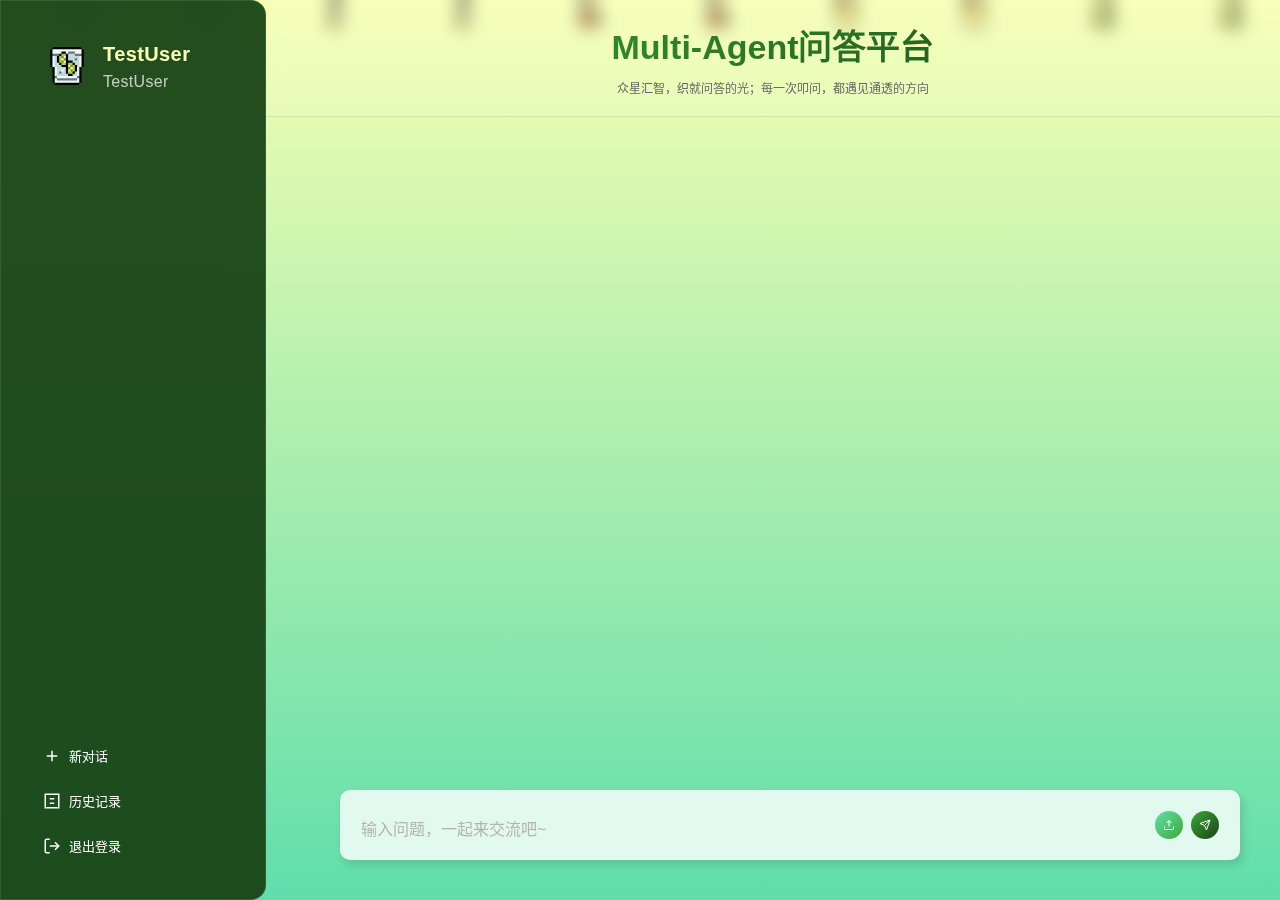
<file: index.html>
<!DOCTYPE html>
<!-- 声明文档类型为HTML5 -->
<html lang="zh-CN">
<!-- 设置页面语言为简体中文 -->
<head>
    <!-- 页面头部信息开始 -->
    <meta charset="UTF-8">
    <!-- 设置字符编码为UTF-8，支持中文显示 -->
    <meta name="viewport" content="width=device-width, initial-scale=1.0">
    <!-- 设置视口，使页面在移动设备上正确显示 -->
    
    <!-- 添加缓存控制meta标签 -->
    <meta http-equiv="Cache-Control" content="no-cache, no-store, must-revalidate">
    <meta http-equiv="Pragma" content="no-cache">
    <meta http-equiv="Expires" content="0">
    
    <title>知识生活问答 - 智能助手</title>
    <!-- 设置浏览器标签页标题 -->
    <link rel="stylesheet" href="styles.css?v=1.8">
    <!-- 引入外部CSS样式文件，添加版本参数强制刷新缓存 -->
    
    <!-- 引入marked.js库用于markdown渲染 -->
    <script src="assets/js/marked.min.js"></script>
    <!-- 引入highlight.js用于代码高亮 -->
    <link rel="stylesheet" href="assets/css/github.min.css">
    <script src="assets/js/highlight.min.js"></script>
</head>
<body>
    <!-- 页面主体内容开始 -->
    
    <!-- 背景动画效果容器 -->
    <!-- 这个div包含了所有的下落动画元素，创造动态背景效果 -->
    <div class="falling-background">
        <!-- 下落的SVG图标元素，每个都有falling-item类用于CSS动画 -->
        <img src="assets/images/007-gin tonic.svg" class="falling-item" alt="饮品图标1">
        <img src="assets/images/014-mojito.svg" class="falling-item" alt="饮品图标2">
        <img src="assets/images/042-milkshake.svg" class="falling-item" alt="饮品图标3">
        <img src="assets/images/044-whiskey sour.svg" class="falling-item" alt="饮品图标4">
        <img src="assets/images/050-lemon juice.svg" class="falling-item" alt="饮品图标5">
        <!-- 重复的图标用于增加动画密度 -->
        <img src="assets/images/007-gin tonic.svg" class="falling-item" alt="饮品图标6">
        <img src="assets/images/014-mojito.svg" class="falling-item" alt="饮品图标7">
        <img src="assets/images/042-milkshake.svg" class="falling-item" alt="饮品图标8">
        <img src="assets/images/044-whiskey sour.svg" class="falling-item" alt="饮品图标9">
        <img src="assets/images/050-lemon juice.svg" class="falling-item" alt="饮品图标10">
    </div>

    <!-- 左侧导航栏 -->
    <!-- 固定在页面左侧的导航栏，包含用户信息和功能按钮 -->
    <div class="sidebar">
        <!-- 用户头像和信息区域 -->
        <!-- 显示当前用户的头像、用户名和邮箱信息 -->
        <div class="user-profile">
            <!-- 用户头像容器，通过CSS背景图片显示头像 -->
            <div class="avatar"></div>
            <!-- 用户文字信息容器 -->
            <div class="user-info">
                <!-- 用户名，使用h3标签表示重要性，黄色字体显示 -->
                <h3 class="user-name" id="userName">Chunkit</h3>
                <!-- 用户账号，使用p标签显示，灰色字体显示 -->
                <p class="user-account" id="userEmail">66666@scau</p>
            </div>
        </div>

        <!-- 导航功能按钮区域 -->
        <!-- 包含新对话和历史记录等功能按钮 -->
        <div class="nav-buttons">
            <!-- 新对话按钮 -->
            <!-- 点击后调用startNewConversation()函数开始新的对话 -->
            <a href="#" class="nav-button" onclick="startNewConversation()">
                <!-- SVG图标：加号图标表示新建 -->
                <svg class="nav-icon" viewBox="0 0 24 24">
                    <path d="M12 5v14M5 12h14"/>
                </svg>
                <!-- 按钮文字说明 -->
                <span>新对话</span>
            </a>
            <!-- 历史记录按钮 -->
            <!-- 点击后调用showHistory()函数显示历史对话记录 -->
            <a href="#" class="nav-button" onclick="showHistory()">
                <!-- SVG图标：文档图标表示历史记录 -->
                <svg class="nav-icon" viewBox="0 0 24 24">
                    <path d="M3 3h18v18H3zM9 9h6M9 15h6"/>
                </svg>
                <!-- 按钮文字说明 -->
                <span>历史记录</span>
            </a>
            <!-- 退出登录按钮 -->
            <!-- 点击后调用logout()函数返回登录界面 -->
            <a href="#" class="nav-button" onclick="logout()">
                <!-- SVG图标：退出图标表示登出 -->
                <svg class="nav-icon" viewBox="0 0 24 24">
                    <path d="M9 21H5a2 2 0 0 1-2-2V5a2 2 0 0 1 2-2h4M16 17l5-5-5-5M21 12H9"/>
                </svg>
                <!-- 按钮文字说明 -->
                <span>退出登录</span>
            </a>
        </div>
    </div>

    <!-- 主内容区域 -->
    <!-- 页面的主要内容区域，位于左侧导航栏右边，包含标题和对话内容 -->
    <div class="main-content">
        <!-- 页面标题区域 -->
        <!-- 显示平台名称和描述，具有毛玻璃效果的固定头部 -->
        <div class="page-header">
            <!-- 主标题：平台名称 -->
            <h1 class="page-title">Multi-Agent问答平台</h1>
            <!-- 副标题：平台描述和理念 -->
            <p class="page-subtitle">众星汇智，织就问答的光；每一次叩问，都遇见通透的方向</p>
        </div>

        <!-- 问答对话内容显示区域 -->
        <!-- 这里会动态显示用户问题和AI回答，通过JavaScript控制内容 -->
        <div class="qa-container" id="qaContainer">
            <!-- 动态问答内容将通过JavaScript在这里显示 -->
            <!-- 包括用户消息、AI回复、加载状态等 -->
        </div>
    </div>

    <!-- 用户输入区域 -->
    <!-- 固定在页面底部的输入框和功能按钮 -->
    <div class="input-section">

        <!-- 文本输入框 -->
        <!-- 用户在这里输入问题，支持回车键发送 -->
        <input type="text" class="input-field" placeholder="输入问题，一起来交流吧~" id="messageInput">
        
        <!-- 隐藏的文件上传输入框 -->
        <!-- 通过JavaScript触发，支持多种文件格式上传 -->
        <input type="file" id="fileInput" style="display: none;" accept=".txt,.pdf,.doc,.docx,.jpg,.jpeg,.png,.gif">
        
        <!-- 功能按钮容器 -->
        <!-- 包含文件上传和发送消息按钮 -->
        <div class="button-container">
            <!-- 文件上传按钮 -->
            <!-- 点击后触发文件选择对话框 -->
            <button class="upload-button" onclick="triggerFileUpload()">
                <!-- SVG图标：上传箭头图标 -->
                <svg class="upload-icon" viewBox="0 0 24 24">
                    <path d="M21 15v4a2 2 0 0 1-2 2H5a2 2 0 0 1-2-2v-4M17 8l-5-5-5 5M12 3v12"/>
                </svg>
            </button>
            <!-- 发送消息按钮 -->
            <!-- 点击后发送用户输入的消息 -->
            <button class="send-button">
                <!-- SVG图标：发送箭头图标 -->
                <svg class="send-icon" viewBox="0 0 24 24">
                    <path d="M22 2L11 13M22 2l-7 20-4-9-9-4 20-7z"/>
                </svg>
            </button>
        </div>
    </div>

    <!-- 引入JavaScript文件 -->
    <!-- 包含所有的交互逻辑和功能实现 -->
    <script src="script.js?v=1.1" id="main-script"></script>
    <script>
        // 动态添加时间戳防止缓存
        document.getElementById('main-script').src = 'script.js?t=' + Date.now();
    </script>
    <!-- 脚本加载错误处理和备用方案 -->
    <script>
        // 检查关键函数是否加载成功
        window.addEventListener('load', function() {
            setTimeout(function() {
                if (typeof createMessageLoadingBox === 'undefined') {
                    console.warn('createMessageLoadingBox函数未定义，正在重新定义...');
                    
                    // 备用函数定义
                    window.createMessageLoadingBox = function() {
                        const loadingContainer = document.createElement('div');
                        loadingContainer.className = 'message ai-message';
                        loadingContainer.innerHTML = `
                            <div class="message-content">
                                <div class="loading-animation">
                                    <div class="loading-dots">
                                        <span></span><span></span><span></span>
                                    </div>
                                    <span class="loading-text">AI正在思考中...</span>
                                </div>
                            </div>
                        `;
                        return loadingContainer;
                    };
                    
                    console.log('备用函数已定义，状态:', typeof createMessageLoadingBox);
                }
            }, 1000); // 延迟1秒检查
        });
    </script>
</body>
<!-- 页面主体内容结束 -->
</html>
<!-- HTML文档结束 -->
</file>
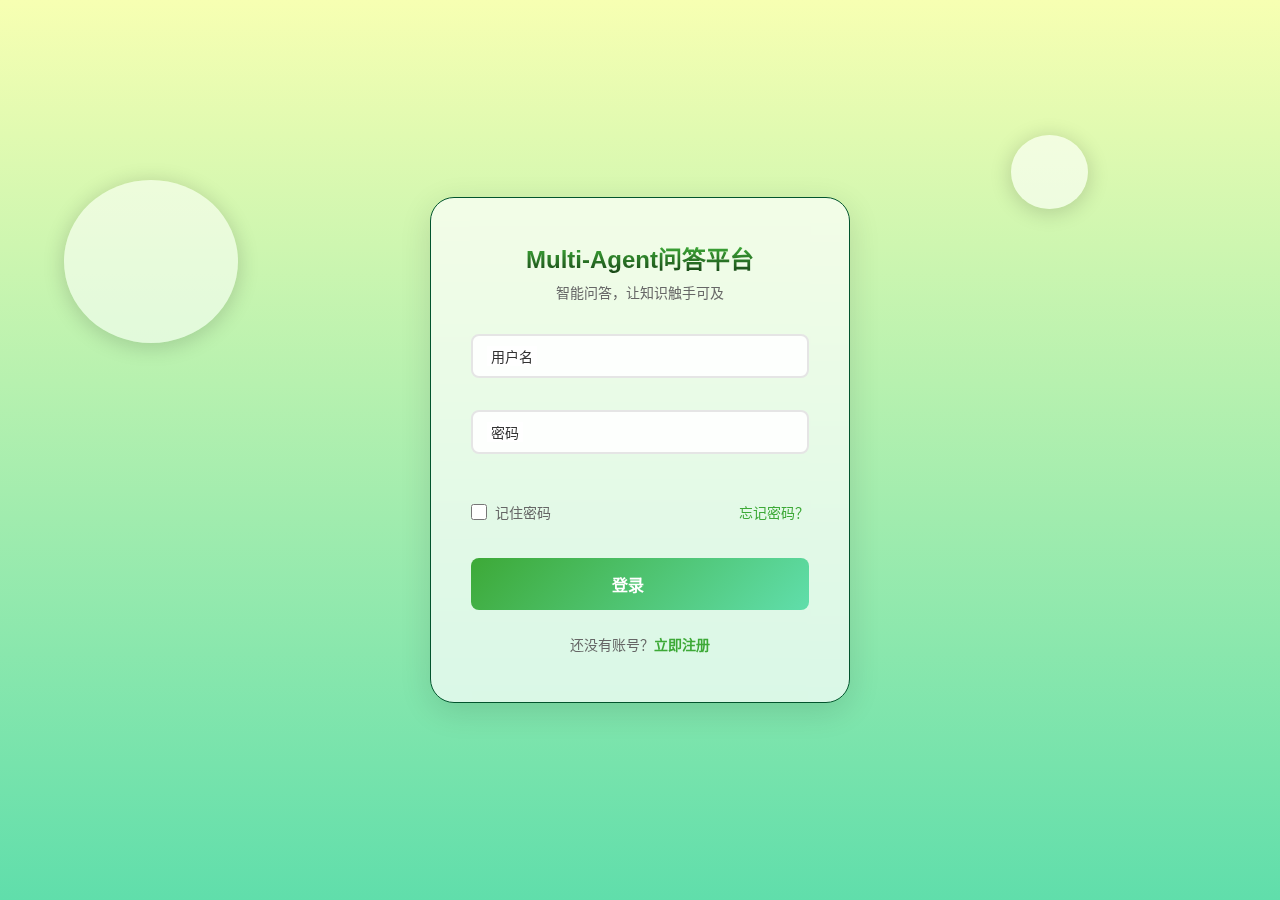
<file: login.html>
<!DOCTYPE html>
<html lang="zh-CN">
<head>
    <meta charset="UTF-8">
    <meta name="viewport" content="width=device-width, initial-scale=1.0">
    <title>用户登录 - Multi-Agent问答平台</title>
    <style>
        /* ===== 全局样式重置 ===== */
        * {
            margin: 0;
            padding: 0;
            box-sizing: border-box;
        }

        /* ===== 页面主体样式 ===== */
        body {
            font-family: 'Inter', 'Microsoft YaHei', sans-serif;
            background: linear-gradient(180deg, #F7FFB2 0%, #60DEAB 100%);
            min-height: 100vh;
            display: flex;
            align-items: center;
            justify-content: center;
            position: relative;
            overflow: hidden;
        }

        /* ===== 背景装饰元素 ===== */
        .bg-decoration {
            position: absolute;
            border-radius: 50%;
            background: rgba(255, 255, 255, 0.6);
            box-shadow: 0px 3px 20px 2px rgba(0, 0, 0, 0.15);
        }

        .bg-decoration.large {
            width: 174px;
            height: 163px;
            top: 20%;
            left: 5%;
            background: rgba(255, 255, 255, 0.55);
        }

        .bg-decoration.small {
            width: 77px;
            height: 74px;
            top: 15%;
            right: 15%;
            background: rgba(255, 255, 255, 0.6);
        }

        /* ===== 登录容器样式 ===== */
        .login-container {
            background: rgba(255, 255, 255, 0.7);
            backdrop-filter: blur(20px);
            -webkit-backdrop-filter: blur(20px);
            border: 1px solid #02542D;
            border-radius: 24px;
            padding: 48px 40px;
            width: 100%;
            max-width: 420px;
            box-shadow: 0px 8px 32px rgba(0, 0, 0, 0.12);
            position: relative;
            z-index: 10;
        }

        /* ===== 标题区域 ===== */
        .login-header {
            text-align: center;
            margin-bottom: 32px;
        }

        .platform-title {
            background: linear-gradient(180deg, #3DA937 0%, #184316 100%);
            -webkit-background-clip: text;
            -webkit-text-fill-color: transparent;
            background-clip: text;
            font-size: 24px;
            font-weight: 600;
            margin-bottom: 8px;
            line-height: 1.2;
        }

        .login-subtitle {
            color: #666666;
            font-size: 14px;
            font-weight: 400;
        }

        /* ===== 表单样式 ===== */
        .login-form {
            display: flex;
            flex-direction: column;
            gap: 20px;
        }

        .form-group {
            position: relative;
            display: flex;
            flex-direction: column;
            gap: 8px;
        }

        .form-label {
            color: #333333;
            font-size: 14px;
            font-weight: 500;
            position: absolute;
            left: 16px;
            top: 12px;
            background: rgba(255, 255, 255, 0.9);
            padding: 0 4px;
            transition: all 0.3s ease;
            pointer-events: none;
            z-index: 1;
        }

        .form-input {
            padding: 12px 16px;
            border: 2px solid #E5E5E5;
            border-radius: 8px;
            font-size: 14px;
            background: rgba(255, 255, 255, 0.9);
            transition: all 0.3s ease;
            outline: none;
        }

        .form-input:focus {
            border-color: #4aa74f;
            background: rgba(255, 255, 255, 1);
            box-shadow: 0 0 0 3px rgba(74, 167, 79, 0.1);
        }

        .form-input:focus + .form-label,
        .form-input:not(:placeholder-shown) + .form-label {
            top: -8px;
            left: 12px;
            font-size: 12px;
            color: #4aa74f;
            background: rgba(255, 255, 255, 1);
        }

        .form-input.error {
            border-color: #E74C3C;
            background: rgba(255, 235, 238, 0.8);
        }

        .form-input.error + .form-label {
            color: #E74C3C;
        }

        /* ===== 错误提示样式 ===== */
        .error-message {
            color: #E74C3C;
            font-size: 12px;
            margin-top: 4px;
            opacity: 0;
            transform: translateY(-10px);
            transition: all 0.3s ease;
        }

        .error-message.show {
            opacity: 1;
            transform: translateY(0);
            animation: fadeInUp 0.3s ease;
        }

        @keyframes fadeInUp {
            from {
                opacity: 0;
                transform: translateY(10px);
            }
            to {
                opacity: 1;
                transform: translateY(0);
            }
        }

        /* ===== 扩展功能区域 ===== */
        .form-options {
            display: flex;
            justify-content: space-between;
            align-items: center;
            margin: 16px 0;
        }

        .remember-me {
            display: flex;
            align-items: center;
            gap: 8px;
            font-size: 14px;
            color: #666666;
        }

        .remember-me input[type="checkbox"] {
            width: 16px;
            height: 16px;
            accent-color: #3DA937;
        }

        .forgot-password {
            color: #3DA937;
            text-decoration: none;
            font-size: 14px;
            transition: color 0.3s ease;
        }

        .forgot-password:hover {
            color: #184316;
            text-decoration: underline;
        }

        /* ===== 登录按钮样式 ===== */
        .login-button {
            background: linear-gradient(135deg, #3DA937 0%, #60DEAB 100%);
            color: white;
            border: none;
            border-radius: 8px;
            padding: 14px 24px;
            font-size: 16px;
            font-weight: 600;
            cursor: pointer;
            transition: all 0.3s ease;
            position: relative;
            overflow: hidden;
        }

        .login-button:hover {
            background: linear-gradient(135deg, #2c7a2c 0%, #4bc995 100%);
            transform: translateY(-2px);
            box-shadow: 0 8px 25px rgba(61, 169, 55, 0.3);
        }

        .login-button:active {
            transform: translateY(0);
        }

        .login-button.loading {
            pointer-events: none;
            opacity: 0.8;
        }

        .login-button.success {
            background: #27AE60;
            animation: buttonSuccess 0.6s ease;
        }

        @keyframes buttonSuccess {
            0% { transform: scale(1); }
            50% { transform: scale(1.05); }
            100% { transform: scale(1); }
        }

        /* ===== 成功图标 ===== */
        .success-icon {
            display: inline-block;
            margin-left: 8px;
            opacity: 0;
            transform: scale(0);
            transition: all 0.3s ease;
        }

        .success-icon.show {
            opacity: 1;
            transform: scale(1);
            animation: bounceIn 0.5s ease;
        }

        @keyframes bounceIn {
            0% { transform: scale(0); }
            50% { transform: scale(1.2); }
            100% { transform: scale(1); }
        }



        /* ===== 注册链接 ===== */
        .register-link {
            text-align: center;
            margin-top: 24px;
            color: #666666;
            font-size: 14px;
        }

        .register-link a {
            color: #3DA937;
            text-decoration: none;
            font-weight: 600;
            transition: color 0.3s ease;
        }

        .register-link a:hover {
            color: #184316;
            text-decoration: underline;
        }

        /* ===== 加载动画 ===== */
        .loading-spinner {
            display: inline-block;
            width: 16px;
            height: 16px;
            border: 2px solid rgba(255, 255, 255, 0.3);
            border-radius: 50%;
            border-top-color: white;
            animation: spin 1s ease-in-out infinite;
            margin-right: 8px;
        }

        @keyframes spin {
            to { transform: rotate(360deg); }
        }

        /* ===== 响应式设计 ===== */
        @media (max-width: 480px) {
            .login-container {
                margin: 20px;
                padding: 32px 24px;
            }

            .platform-title {
                font-size: 20px;
            }

            .bg-decoration.large {
                width: 120px;
                height: 110px;
            }

            .bg-decoration.small {
                width: 50px;
                height: 48px;
            }
        }
    </style>
</head>
<body>
    <!-- 背景装饰元素 -->
    <div class="bg-decoration large"></div>
    <div class="bg-decoration small"></div>

    <!-- 登录容器 -->
    <div class="login-container">
        <!-- 标题区域 -->
        <div class="login-header">
            <h1 class="platform-title">Multi-Agent问答平台</h1>
            <p class="login-subtitle">智能问答，让知识触手可及</p>
        </div>

        <!-- 登录表单 -->
        <form class="login-form" id="loginForm">
            <!-- 用户名输入 -->
            <div class="form-group">
                <input 
                    type="text" 
                    id="username" 
                    name="username" 
                    class="form-input" 
                    placeholder=" "
                    required
                >
                <label class="form-label" for="username">用户名</label>
                <div class="error-message" id="usernameError"></div>
            </div>

            <!-- 密码输入 -->
            <div class="form-group">
                <input 
                    type="password" 
                    id="password" 
                    name="password" 
                    class="form-input" 
                    placeholder=" "
                    required
                >
                <label class="form-label" for="password">密码</label>
                <div class="error-message" id="passwordError"></div>
            </div>

            <!-- 扩展功能区域 -->
            <div class="form-options">
                <label class="remember-me">
                    <input type="checkbox" id="rememberMe" name="rememberMe">
                    <span>记住密码</span>
                </label>
                <a href="#" class="forgot-password">忘记密码？</a>
            </div>

            <!-- 登录按钮 -->
            <button type="submit" class="login-button" id="loginButton">
                <span class="button-text">登录</span>
                <span class="success-icon">✓</span>
            </button>
        </form>



        <!-- 测试账户提示 -->
        <div class="test-accounts" style="display: none; background: rgba(74, 167, 79, 0.1); border: 1px solid rgba(74, 167, 79, 0.3); border-radius: 8px; padding: 16px; margin-top: 20px; font-size: 13px; color: #2c5530;">
            <div style="font-weight: 600; margin-bottom: 8px; color: #4aa74f;">🧪 测试账户（演示用）</div>
            <div style="display: flex; flex-direction: column; gap: 4px;">
                <div><strong>admin</strong> / admin123</div>
                <div><strong>user</strong> / user123</div>
                <div><strong>test</strong> / test123</div>
            </div>
            <div style="margin-top: 8px; font-size: 12px; opacity: 0.8;">可使用以上任一账户体验完整登录流程</div>
        </div>

        <!-- 注册链接 -->
        <div class="register-link">
            还没有账号？<a href="register.html">立即注册</a>
        </div>
    </div>

    <script>
        /**
         * 登录页面交互逻辑
         * 包含表单验证、动效处理、API对接等功能
         */
        class LoginManager {
            constructor() {
                this.form = document.getElementById('loginForm');
                this.loginButton = document.getElementById('loginButton');
                this.usernameInput = document.getElementById('username');
                this.passwordInput = document.getElementById('password');
                this.rememberMeCheckbox = document.getElementById('rememberMe');
                
                this.initEventListeners();
                this.loadRememberedCredentials();
            }

            /**
             * 初始化事件监听器
             */
            initEventListeners() {
                // 表单提交事件
                this.form.addEventListener('submit', (e) => this.handleSubmit(e));
                
                // 回车键提交支持
                this.passwordInput.addEventListener('keypress', (e) => {
                    if (e.key === 'Enter') {
                        e.preventDefault();
                        this.handleSubmit(e);
                    }
                });
                
                // 输入框实时验证
                this.usernameInput.addEventListener('input', () => this.validateUsername());
                this.passwordInput.addEventListener('input', () => this.validatePassword());
                
                // 输入框聚焦效果
                [this.usernameInput, this.passwordInput].forEach(input => {
                    input.addEventListener('focus', () => this.handleInputFocus(input));
                    input.addEventListener('blur', () => this.handleInputBlur(input));
                });
            }

            /**
             * 处理表单提交
             * @param {Event} e - 提交事件
             */
            async handleSubmit(e) {
                e.preventDefault();
                
                // 验证表单
                if (!this.validateForm()) {
                    return;
                }

                // 显示加载状态
                this.setLoadingState(true);

                try {
                    // 获取表单数据
                    const formData = {
                        account: this.usernameInput.value.trim(),
                        password: this.passwordInput.value
                    };

                    // 调用登录API
                    const result = await this.loginAPI(formData);
                    
                    if (result.code === 200) {
                        // 登录成功处理
                        await this.handleLoginSuccess(result);
                    } else {
                        // 登录失败处理
                        this.handleLoginError(result.msg || '登录失败，请重试');
                    }
                } catch (error) {
                    console.error('登录请求失败:', error);
                    this.handleLoginError('网络连接失败，请检查网络后重试');
                } finally {
                    this.setLoadingState(false);
                }
            }

            /**
             * 登录API调用
             * @param {Object} formData - 表单数据 {account, password}
             * @returns {Promise<Object>} API响应结果
             */
            async loginAPI(formData) {
                // 测试模式：如果没有后端服务，使用模拟数据
                const isTestMode = !window.location.href.includes('production');
                
                if (isTestMode) {
                    // 模拟网络延迟
                    await new Promise(resolve => setTimeout(resolve, 1500));
                    
                    // 测试账户数据
                    const testAccounts = {
                        'admin': 'admin123',
                        'user': 'user123',
                        'test': 'test123'
                    };
                    
                    if (testAccounts[formData.account] === formData.password) {
                        return {
                            code: 200,
                            data: { token: 'test_token_' + Date.now() },
                            msg: '登录成功'
                        };
                    } else {
                        return {
                            code: 401,
                            msg: '账号或密码错误'
                        };
                    }
                }
                
                // 生产模式：调用真实API
                const controller = new AbortController();
                const timeoutId = setTimeout(() => controller.abort(), 5000);

                try {
                    const response = await fetch('/api/auth/login', {
                        method: 'POST',
                        headers: {
                            'Content-Type': 'application/json',
                        },
                        body: JSON.stringify(formData),
                        signal: controller.signal
                    });

                    clearTimeout(timeoutId);

                    // 直接解析JSON响应，不依赖HTTP状态码
                    const result = await response.json();
                    return result;
                } catch (error) {
                    clearTimeout(timeoutId);
                    if (error.name === 'AbortError') {
                        return { code: 408, msg: '请求超时，请检查网络连接' };
                    }
                    return { code: 500, msg: '网络连接失败，请稍后重试' };
                }
            }

            /**
             * 处理登录成功
             * @param {Object} result - 登录结果 {code: 200, data: {token}, msg}
             */
            async handleLoginSuccess(result) {
                // 显示成功状态
                this.showSuccessState();
                
                // 存储token到localStorage
                if (result.data && result.data.token) {
                    localStorage.setItem('authToken', result.data.token);
                    
                    // 保存当前登录的用户账号信息
                    const userAccount = this.usernameInput.value.trim();
                    localStorage.setItem('currentUser', userAccount);
                    
                    // 如果选择记住密码，存储用户信息
                    if (this.rememberMeCheckbox.checked) {
                        this.saveCredentials();
                    } else {
                        this.clearSavedCredentials();
                    }
                }

                // 延迟1秒跳转到问答页面
                setTimeout(() => {
                    window.location.href = 'index.html';  // 改为相对路径
                }, 1000);
            }

            /**
             * 处理登录错误
             * @param {string} message - 错误信息
             */
            handleLoginError(message) {
                // 显示错误信息
                this.showError('passwordError', message);
                
                // 恢复按钮状态
                this.setLoadingState(false);
                
                // 清空密码输入框并聚焦
                this.passwordInput.value = '';
                this.passwordInput.focus();
            }

            /**
             * 表单验证
             * @returns {boolean} 验证结果
             */
            validateForm() {
                let isValid = true;
                
                if (!this.validateUsername()) {
                    isValid = false;
                }
                
                if (!this.validatePassword()) {
                    isValid = false;
                }
                
                return isValid;
            }

            /**
             * 用户名验证
             * @returns {boolean} 验证结果
             */
            validateUsername() {
                const username = this.usernameInput.value.trim();
                
                if (!username) {
                    this.showError('usernameError', '请输入用户名');
                    return false;
                }
                
                if (username.length < 3) {
                    this.showError('usernameError', '用户名至少3个字符');
                    return false;
                }
                
                this.hideError('usernameError');
                return true;
            }

            /**
             * 密码验证
             * @returns {boolean} 验证结果
             */
            validatePassword() {
                const password = this.passwordInput.value;
                
                if (!password) {
                    this.showError('passwordError', '请输入密码');
                    return false;
                }
                
                if (password.length < 6) {
                    this.showError('passwordError', '密码至少6个字符');
                    return false;
                }
                
                this.hideError('passwordError');
                return true;
            }

            /**
             * 显示错误信息
             * @param {string} errorId - 错误元素ID
             * @param {string} message - 错误信息
             */
            showError(errorId, message) {
                const errorElement = document.getElementById(errorId);
                const inputElement = errorId === 'usernameError' ? this.usernameInput : this.passwordInput;
                
                errorElement.textContent = message;
                errorElement.classList.add('show');
                inputElement.classList.add('error');
            }

            /**
             * 隐藏错误信息
             * @param {string} errorId - 错误元素ID
             */
            hideError(errorId) {
                const errorElement = document.getElementById(errorId);
                const inputElement = errorId === 'usernameError' ? this.usernameInput : this.passwordInput;
                
                errorElement.classList.remove('show');
                inputElement.classList.remove('error');
            }

            /**
             * 设置加载状态
             * @param {boolean} loading - 是否加载中
             */
            setLoadingState(loading) {
                const buttonText = this.loginButton.querySelector('.button-text');
                
                if (loading) {
                    this.loginButton.classList.add('loading');
                    buttonText.innerHTML = '<span class="loading-spinner"></span>登录中...';
                } else {
                    this.loginButton.classList.remove('loading');
                    buttonText.textContent = '登录';
                }
            }

            /**
             * 显示成功状态
             */
            showSuccessState() {
                const buttonText = this.loginButton.querySelector('.button-text');
                const successIcon = this.loginButton.querySelector('.success-icon');
                
                this.loginButton.classList.remove('loading');
                this.loginButton.classList.add('success');
                buttonText.textContent = '验证成功';
                successIcon.classList.add('show');
            }

            /**
             * 处理输入框聚焦
             * @param {HTMLElement} input - 输入框元素
             */
            handleInputFocus(input) {
                input.style.transform = 'scale(1.02)';
            }

            /**
             * 处理输入框失焦
             * @param {HTMLElement} input - 输入框元素
             */
            handleInputBlur(input) {
                input.style.transform = 'scale(1)';
            }



            /**
             * 保存用户凭据
             */
            saveCredentials() {
                const credentials = {
                    username: this.usernameInput.value.trim(),
                    rememberMe: true
                };
                localStorage.setItem('savedCredentials', JSON.stringify(credentials));
            }

            /**
             * 加载已保存的凭据
             */
            loadRememberedCredentials() {
                const saved = localStorage.getItem('savedCredentials');
                if (saved) {
                    try {
                        const credentials = JSON.parse(saved);
                        if (credentials.rememberMe) {
                            this.usernameInput.value = credentials.username || '';
                            this.rememberMeCheckbox.checked = true;
                        }
                    } catch (error) {
                        console.error('加载保存的凭据失败:', error);
                    }
                }
            }

            /**
             * 清除已保存的凭据
             */
            clearSavedCredentials() {
                localStorage.removeItem('savedCredentials');
            }
        }

        // 页面加载完成后初始化登录管理器
        document.addEventListener('DOMContentLoaded', () => {
            new LoginManager();
        });

        // 设置请求拦截器，自动添加认证头
        const originalFetch = window.fetch;
        window.fetch = function(...args) {
            const [url, config = {}] = args;
            
            // 为API请求自动添加认证头
            if (url.startsWith('/api/')) {
                const token = localStorage.getItem('authToken');
                if (token) {
                    config.headers = {
                        ...config.headers,
                        'Authorization': `Bearer ${token}`
                    };
                }
            }
            
            return originalFetch(url, config);
        };
    </script>
</body>
</html>
</file>
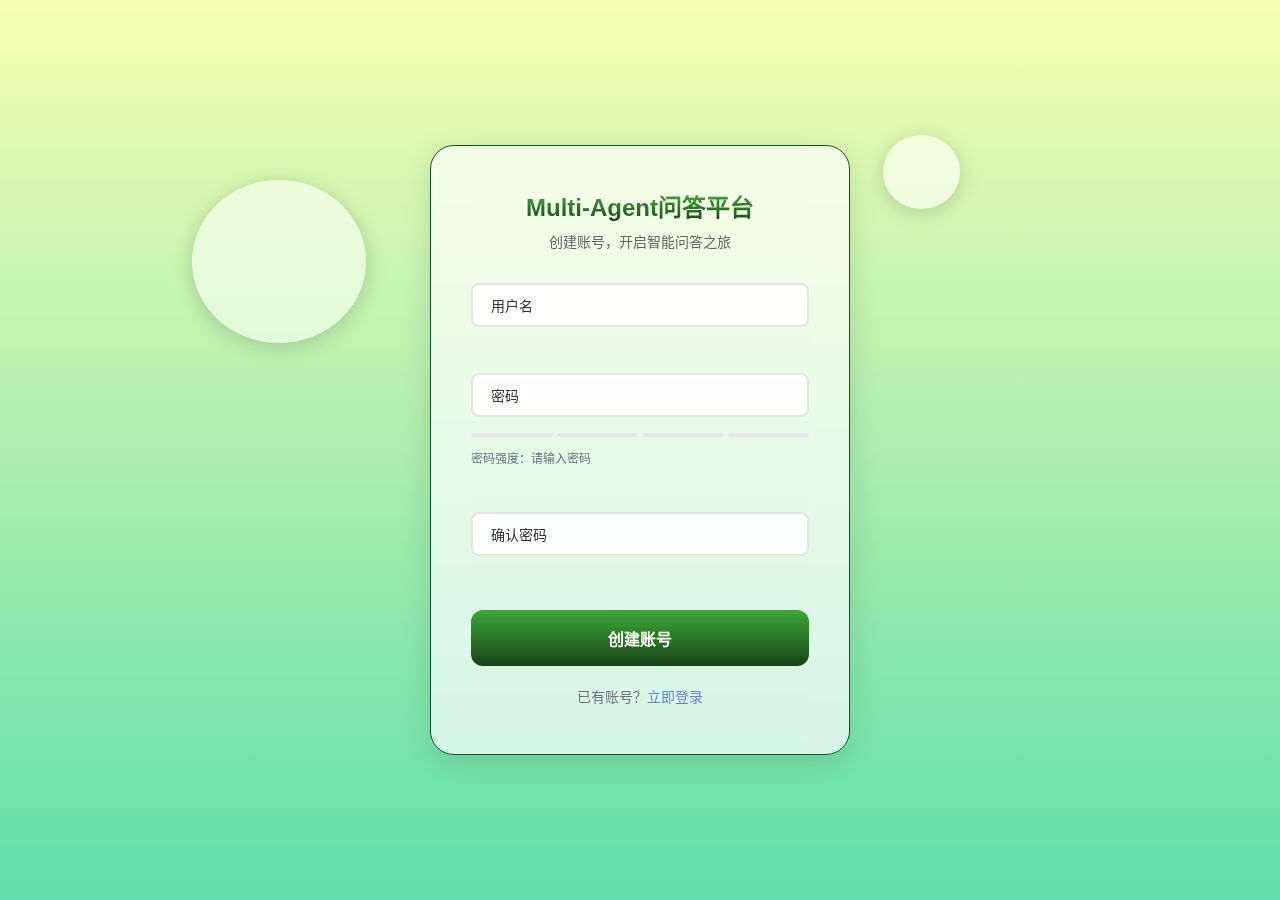
<file: register.html>
<!DOCTYPE html>
<html lang="zh-CN">
<head>
    <meta charset="UTF-8">
    <meta name="viewport" content="width=device-width, initial-scale=1.0">
    <title>用户注册 - Multi-Agent问答平台</title>
    <style>
        /* ===== 全局样式重置 ===== */
        * {
            margin: 0;
            padding: 0;
            box-sizing: border-box;
        }

        /* ===== 页面主体样式 ===== */
        body {
            font-family: 'Inter', 'Microsoft YaHei', sans-serif;
            background: linear-gradient(180deg, #F7FFB2 0%, #60DEAB 100%);
            min-height: 100vh;
            display: flex;
            align-items: center;
            justify-content: center;
            position: relative;
            overflow: hidden;
        }

        /* ===== 背景装饰元素 ===== */
        .bg-decoration {
            position: absolute;
            border-radius: 50%;
            background: rgba(255, 255, 255, 0.6);
            box-shadow: 0px 3px 20px 2px rgba(0, 0, 0, 0.15);
        }

        .bg-decoration.large {
            width: 174px;
            height: 163px;
            top: 20%;
            left: 15%;
            background: rgba(255, 255, 255, 0.55);
        }

        .bg-decoration.small {
            width: 77px;
            height: 74px;
            top: 15%;
            right: 25%;
            background: rgba(255, 255, 255, 0.6);
        }

        /* ===== 注册容器样式 ===== */
        .register-container {
            background: rgba(255, 255, 255, 0.7);
            backdrop-filter: blur(20px);
            -webkit-backdrop-filter: blur(20px);
            border: 1px solid #02542D;
            border-radius: 24px;
            padding: 48px 40px;
            width: 100%;
            max-width: 420px;
            box-shadow: 0px 8px 32px rgba(0, 0, 0, 0.12);
            position: relative;
            z-index: 10;
        }

        /* ===== 标题区域样式 ===== */
        .register-header {
            text-align: center;
            margin-bottom: 32px;
        }

        .platform-title {
            font-size: 24px;
            font-weight: 600;
            background: linear-gradient(180deg, #3DA937 0%, #184316 100%);
            -webkit-background-clip: text;
            -webkit-text-fill-color: transparent;
            background-clip: text;
            margin-bottom: 8px;
            line-height: 1.2;
        }

        .register-subtitle {
            color: #666666;
            font-size: 14px;
            font-weight: 400;
        }

        /* ===== 表单样式 ===== */
        .register-form {
            display: flex;
            flex-direction: column;
            gap: 10px;
        }

        .form-group {
            position: relative;
            display: flex;
            flex-direction: column;
            gap: 8px;
        }

        .form-input {
            width: 100%;
            padding: 12px 16px;
            border: 2px solid #E5E5E5;
            border-radius: 8px;
            font-size: 14px;
            background: rgba(255, 255, 255, 0.9);
            transition: all 0.3s ease;
            outline: none;
        }

        .form-input:focus {
            border-color: #4aa74f;
            background: rgba(255, 255, 255, 1);
            box-shadow: 0 0 0 3px rgba(74, 167, 79, 0.1);
        }

        .form-input:not(:placeholder-shown) {
            border-color: #4aa74f;
        }

        .form-label {
            color: #333333;
            font-size: 14px;
            font-weight: 500;
            position: absolute;
            left: 16px;
            top: 12px;
            background: rgba(255, 255, 255, 0.9);
            padding: 0 4px;
            transition: all 0.3s ease;
            pointer-events: none;
            z-index: 1;
        }

        .form-input:focus + .form-label,
        .form-input:not(:placeholder-shown) + .form-label {
            top: -8px;
            left: 16px;
            font-size: 12px;
            color: #4aa74f;
            font-weight: 500;
        }

        /* ===== 错误信息样式 ===== */
        .error-message {
            color: #ef4444;
            font-size: 14px;
            margin-top: 8px;
            min-height: 20px;
            opacity: 0;
            transform: translateY(-5px);
            transition: all 0.3s ease;
        }

        .error-message.show {
            opacity: 1;
            transform: translateY(0);
        }

        /* ===== 密码强度指示器 ===== */
        .password-strength {
            margin-top: 8px;
            display: flex;
            gap: 4px;
        }

        .strength-bar {
            height: 4px;
            flex: 1;
            background: #e5e7eb;
            border-radius: 2px;
            transition: all 0.3s ease;
        }

        .strength-bar.weak { background: #ef4444; }
        .strength-bar.medium { background: #f59e0b; }
        .strength-bar.strong { background: #10b981; }

        .strength-text {
            font-size: 12px;
            margin-top: 4px;
            color: #6b7280;
        }

        /* ===== 注册按钮样式 ===== */
        .register-button {
            background: linear-gradient(180deg, #3DA937 0%, #184316 100%);
            color: white;
            border: none;
            padding: 16px 24px;
            border-radius: 12px;
            font-size: 16px;
            font-weight: 600;
            cursor: pointer;
            transition: all 0.3s ease;
            position: relative;
            overflow: hidden;
            margin-top: 8px;
        }

        .register-button:hover {
            transform: translateY(-2px);
            box-shadow: 0 10px 25px rgba(61, 169, 55, 0.3);
        }

        .register-button:active {
            transform: translateY(0);
        }

        .register-button:disabled {
            opacity: 0.6;
            cursor: not-allowed;
            transform: none;
        }

        .register-button.loading {
            color: transparent;
        }

        .register-button.success {
            background: linear-gradient(135deg, #10b981 0%, #059669 100%);
        }

        .button-text {
            transition: opacity 0.3s ease;
        }

        .loading-spinner {
            position: absolute;
            top: 50%;
            left: 50%;
            transform: translate(-50%, -50%);
            width: 20px;
            height: 20px;
            border: 2px solid rgba(255, 255, 255, 0.3);
            border-top: 2px solid white;
            border-radius: 50%;
            animation: spin 1s linear infinite;
            opacity: 0;
        }

        .register-button.loading .loading-spinner {
            opacity: 1;
        }

        .success-icon {
            position: absolute;
            top: 50%;
            left: 50%;
            transform: translate(-50%, -50%);
            font-size: 20px;
            opacity: 0;
            transition: opacity 0.3s ease;
        }

        .register-button.success .success-icon {
            opacity: 1;
        }

        @keyframes spin {
            0% { transform: translate(-50%, -50%) rotate(0deg); }
            100% { transform: translate(-50%, -50%) rotate(360deg); }
        }

        /* ===== 登录链接样式 ===== */
        .login-link {
            text-align: center;
            margin-top: 20px;
            color: #6b7280;
            font-size: 14px;
        }

        .login-link a {
            color: #667eea;
            text-decoration: none;
            font-weight: 500;
            transition: color 0.3s ease;
        }

        .login-link a:hover {
            color: #4f46e5;
            text-decoration: underline;
        }

        /* ===== 响应式设计 ===== */
        @media (max-width: 640px) {
            .register-container {
                margin: 20px;
                padding: 32px 24px;
                max-width: none;
            }

            .platform-title {
                font-size: 28px;
            }

            .register-subtitle {
                font-size: 14px;
            }

            .form-input {
                padding: 14px 16px;
                font-size: 16px;
            }

            .form-label {
                left: 16px;
                top: 14px;
            }

            .form-input:focus + .form-label,
            .form-input:not(:placeholder-shown) + .form-label {
                left: 12px;
            }
        }

        @media (max-width: 480px) {
            .bg-decoration.large {
                width: 120px;
                height: 110px;
            }

            .bg-decoration.small {
                width: 60px;
                height: 55px;
            }
        }
    </style>
</head>
<body>
    <!-- 背景装饰元素 -->
    <div class="bg-decoration large"></div>
    <div class="bg-decoration small"></div>

    <!-- 注册容器 -->
    <div class="register-container">
        <!-- 标题区域 -->
        <div class="register-header">
            <h1 class="platform-title">Multi-Agent问答平台</h1>
            <p class="register-subtitle">创建账号，开启智能问答之旅</p>
        </div>

        <!-- 注册表单 -->
        <form class="register-form" id="registerForm">
            <!-- 用户名输入 -->
            <div class="form-group">
                <input 
                    type="text" 
                    id="username" 
                    name="username" 
                    class="form-input" 
                    placeholder="" 
                    required
                    minlength="3"
                    maxlength="20"
                >
                <label class="form-label" for="username">用户名</label>
                <div class="error-message" id="usernameError"></div>
            </div>



            <!-- 密码输入 -->
            <div class="form-group">
                <input 
                    type="password" 
                    id="password" 
                    name="password" 
                    class="form-input" 
                    placeholder="" 
                    required
                    minlength="6"
                >
                <label class="form-label" for="password">密码</label>
                <div class="password-strength" id="passwordStrength">
                    <div class="strength-bar"></div>
                    <div class="strength-bar"></div>
                    <div class="strength-bar"></div>
                    <div class="strength-bar"></div>
                </div>
                <div class="strength-text" id="strengthText">密码强度：请输入密码</div>
                <div class="error-message" id="passwordError"></div>
            </div>

            <!-- 确认密码输入 -->
            <div class="form-group">
                <input 
                    type="password" 
                    id="confirmPassword" 
                    name="confirmPassword" 
                    class="form-input" 
                    placeholder="" 
                    required
                >
                <label class="form-label" for="confirmPassword">确认密码</label>
                <div class="error-message" id="confirmPasswordError"></div>
            </div>

            <!-- 注册按钮 -->
            <button type="submit" class="register-button" id="registerButton">
                <span class="button-text">创建账号</span>
                <div class="loading-spinner"></div>
                <span class="success-icon">✓</span>
            </button>
        </form>

        <!-- 登录链接 -->
        <div class="login-link">
            已有账号？<a href="login.html">立即登录</a>
        </div>
    </div>

    <script>
        /**
         * 用户注册页面交互逻辑
         * 包含表单验证、密码强度检测、API对接等功能
         */
        class RegisterManager {
            /**
             * 构造函数 - 初始化注册管理器
             */
            constructor() {
                this.form = document.getElementById('registerForm');
                this.registerButton = document.getElementById('registerButton');
                this.usernameInput = document.getElementById('username');
                this.passwordInput = document.getElementById('password');
                this.confirmPasswordInput = document.getElementById('confirmPassword');
                this.strengthBars = document.querySelectorAll('.strength-bar');
                this.strengthText = document.getElementById('strengthText');
                
                this.initEventListeners();
            }

            /**
             * 初始化事件监听器
             */
            initEventListeners() {
                // 表单提交事件
                this.form.addEventListener('submit', (e) => this.handleSubmit(e));
                
                // 实时验证事件
                this.usernameInput.addEventListener('input', () => this.validateUsername());
                this.passwordInput.addEventListener('input', () => {
                    this.validatePassword();
                    this.updatePasswordStrength();
                });
                this.confirmPasswordInput.addEventListener('input', () => this.validateConfirmPassword());
                
                // 输入框聚焦效果
                [this.usernameInput, this.passwordInput, this.confirmPasswordInput].forEach(input => {
                    input.addEventListener('focus', () => this.handleInputFocus(input));
                    input.addEventListener('blur', () => this.handleInputBlur(input));
                });
            }

            /**
             * 处理表单提交
             * @param {Event} e - 提交事件
             */
            async handleSubmit(e) {
                e.preventDefault();
                
                // 验证表单
                if (!this.validateForm()) {
                    return;
                }

                // 显示加载状态
                this.setLoadingState(true);

                try {
                    // 获取表单数据
                    const formData = {
                        username: this.usernameInput.value.trim(),
                        password: this.passwordInput.value
                    };

                    // 调用注册API
                    const result = await this.registerAPI(formData);
                    
                    if (result.code === 200) {
                        // 注册成功处理
                        await this.handleRegisterSuccess(result);
                    } else {
                        // 注册失败处理
                        this.handleRegisterError(result.msg || '注册失败，请重试');
                    }
                } catch (error) {
                    console.error('注册请求失败:', error);
                    this.handleRegisterError('网络连接失败，请稍后重试');
                } finally {
                    this.setLoadingState(false);
                }
            }

            /**
             * 调用注册API
             * @param {Object} formData - 表单数据
             * @returns {Promise<Object>} API响应结果
             */
            async registerAPI(formData) {
                // 开发模式：模拟API响应
                if (window.location.hostname === 'localhost' || window.location.hostname === '127.0.0.1') {
                    console.log('开发模式：模拟注册API调用');
                    console.log('注册数据:', formData);
                    
                    // 模拟网络延迟
                    await new Promise(resolve => setTimeout(resolve, 1500));
                    
                    // 模拟用户名已存在的情况
                    if (formData.username === 'admin' || formData.username === 'test') {
                        return {
                            code: 400,
                            msg: '用户名已存在，请选择其他用户名'
                        };
                    }
                    

                    
                    // 模拟注册成功
                    return {
                        code: 200,
                        msg: '注册成功',
                        data: {
                            user_id: Date.now(),
                            username: formData.username
                        }
                    };
                }
                
                // 生产模式：调用真实API
                const controller = new AbortController();
                const timeoutId = setTimeout(() => controller.abort(), 10000);

                try {
                    const response = await fetch('/api/auth/register', {
                        method: 'POST',
                        headers: {
                            'Content-Type': 'application/json',
                        },
                        body: JSON.stringify(formData),
                        signal: controller.signal
                    });

                    clearTimeout(timeoutId);

                    // 解析JSON响应
                    const result = await response.json();
                    return result;
                } catch (error) {
                    clearTimeout(timeoutId);
                    if (error.name === 'AbortError') {
                        return { code: 408, msg: '请求超时，请检查网络连接' };
                    }
                    return { code: 500, msg: '网络连接失败，请稍后重试' };
                }
            }

            /**
             * 处理注册成功
             * @param {Object} result - 注册结果
             */
            async handleRegisterSuccess(result) {
                // 显示成功状态
                this.showSuccessState();
                
                console.log('注册成功:', result);
                
                // 延迟2秒跳转到登录页面
                setTimeout(() => {
                    window.location.href = 'login.html?registered=true';
                }, 2000);
            }

            /**
             * 处理注册错误
             * @param {string} message - 错误信息
             */
            handleRegisterError(message) {
                // 根据错误信息显示在相应字段
                if (message.includes('用户名')) {
                    this.showError('usernameError', message);
                } else {
                    this.showError('confirmPasswordError', message);
                }
            }

            /**
             * 表单验证
             * @returns {boolean} 验证结果
             */
            validateForm() {
                let isValid = true;
                
                if (!this.validateUsername()) isValid = false;
                if (!this.validatePassword()) isValid = false;
                if (!this.validateConfirmPassword()) isValid = false;
                
                return isValid;
            }

            /**
             * 用户名验证
             * @returns {boolean} 验证结果
             */
            validateUsername() {
                const username = this.usernameInput.value.trim();
                
                if (!username) {
                    this.showError('usernameError', '请输入用户名');
                    return false;
                }
                
                if (username.length < 3) {
                    this.showError('usernameError', '用户名至少3个字符');
                    return false;
                }
                
                if (username.length > 20) {
                    this.showError('usernameError', '用户名不能超过20个字符');
                    return false;
                }
                
                if (!/^[a-zA-Z0-9_\u4e00-\u9fa5]+$/.test(username)) {
                    this.showError('usernameError', '用户名只能包含字母、数字、下划线和中文');
                    return false;
                }
                
                this.hideError('usernameError');
                return true;
            }



            /**
             * 密码验证
             * @returns {boolean} 验证结果
             */
            validatePassword() {
                const password = this.passwordInput.value;
                
                if (!password) {
                    this.showError('passwordError', '请输入密码');
                    return false;
                }
                
                if (password.length < 6) {
                    this.showError('passwordError', '密码至少6个字符');
                    return false;
                }
                
                this.hideError('passwordError');
                return true;
            }

            /**
             * 确认密码验证
             * @returns {boolean} 验证结果
             */
            validateConfirmPassword() {
                const password = this.passwordInput.value;
                const confirmPassword = this.confirmPasswordInput.value;
                
                if (!confirmPassword) {
                    this.showError('confirmPasswordError', '请确认密码');
                    return false;
                }
                
                if (password !== confirmPassword) {
                    this.showError('confirmPasswordError', '两次输入的密码不一致');
                    return false;
                }
                
                this.hideError('confirmPasswordError');
                return true;
            }

            /**
             * 更新密码强度指示器
             */
            updatePasswordStrength() {
                const password = this.passwordInput.value;
                let strength = 0;
                let strengthText = '';
                
                if (password.length === 0) {
                    strengthText = '密码强度：请输入密码';
                } else {
                    // 计算密码强度
                    if (password.length >= 6) strength++;
                    if (password.length >= 8) strength++;
                    if (/[a-z]/.test(password) && /[A-Z]/.test(password)) strength++;
                    if (/\d/.test(password)) strength++;
                    if (/[^\w\s]/.test(password)) strength++;
                    
                    // 设置强度文本和样式
                    if (strength <= 2) {
                        strengthText = '密码强度：弱';
                        this.setStrengthBars(1, 'weak');
                    } else if (strength <= 3) {
                        strengthText = '密码强度：中等';
                        this.setStrengthBars(2, 'medium');
                    } else {
                        strengthText = '密码强度：强';
                        this.setStrengthBars(4, 'strong');
                    }
                }
                
                this.strengthText.textContent = strengthText;
                
                // 如果密码为空，重置强度条
                if (password.length === 0) {
                    this.setStrengthBars(0, '');
                }
            }

            /**
             * 设置密码强度条
             * @param {number} count - 激活的强度条数量
             * @param {string} className - 强度条样式类名
             */
            setStrengthBars(count, className) {
                this.strengthBars.forEach((bar, index) => {
                    bar.className = 'strength-bar';
                    if (index < count) {
                        bar.classList.add(className);
                    }
                });
            }

            /**
             * 显示错误信息
             * @param {string} elementId - 错误信息元素ID
             * @param {string} message - 错误信息
             */
            showError(elementId, message) {
                const errorElement = document.getElementById(elementId);
                if (errorElement) {
                    errorElement.textContent = message;
                    errorElement.classList.add('show');
                }
            }

            /**
             * 隐藏错误信息
             * @param {string} elementId - 错误信息元素ID
             */
            hideError(elementId) {
                const errorElement = document.getElementById(elementId);
                if (errorElement) {
                    errorElement.classList.remove('show');
                }
            }

            /**
             * 设置加载状态
             * @param {boolean} loading - 是否为加载状态
             */
            setLoadingState(loading) {
                if (loading) {
                    this.registerButton.disabled = true;
                    this.registerButton.classList.add('loading');
                } else {
                    this.registerButton.disabled = false;
                    this.registerButton.classList.remove('loading');
                }
            }

            /**
             * 显示成功状态
             */
            showSuccessState() {
                this.registerButton.classList.remove('loading');
                this.registerButton.classList.add('success');
                this.registerButton.querySelector('.button-text').textContent = '注册成功！';
            }

            /**
             * 处理输入框聚焦
             * @param {HTMLElement} input - 输入框元素
             */
            handleInputFocus(input) {
                input.style.transform = 'scale(1.02)';
            }

            /**
             * 处理输入框失焦
             * @param {HTMLElement} input - 输入框元素
             */
            handleInputBlur(input) {
                input.style.transform = 'scale(1)';
            }
        }

        // 页面加载完成后初始化注册管理器
        document.addEventListener('DOMContentLoaded', () => {
            new RegisterManager();
            
            // 检查是否从登录页面跳转过来
            const urlParams = new URLSearchParams(window.location.search);
            if (urlParams.get('from') === 'login') {
                console.log('从登录页面跳转到注册页面');
            }
        });

        // 设置请求拦截器，自动添加认证头（如果需要）
        const originalFetch = window.fetch;
        window.fetch = function(...args) {
            const [url, config = {}] = args;
            
            // 为API请求自动添加必要的头部信息
            if (url.startsWith('/api/')) {
                config.headers = {
                    'Content-Type': 'application/json',
                    ...config.headers
                };
            }
            
            return originalFetch(url, config);
        };
    </script>
</body>
</html>
</file>
<file: styles.css>
/* ===== CSS样式文件 - Multi-Agent问答平台 ===== */
/* 这个文件包含了整个问答平台的所有样式定义 */
/* 包括布局、颜色、动画、响应式设计等 */

/* ===== 全局样式重置 ===== */
/* 重置所有HTML元素的默认样式，确保跨浏览器一致性 */
* {
    margin: 0;          /* 清除默认外边距 */
    padding: 0;         /* 清除默认内边距 */
    box-sizing: border-box;  /* 使用border-box盒模型，padding和border包含在width内 */
}

/* ===== 页面主体样式 ===== */
/* 设置整个页面的基础样式和布局 */
body {
    font-family: 'Inter', 'Roboto', sans-serif;  /* 设置字体族，优先使用Inter，备选Roboto */
    background: linear-gradient(180deg, #F7FFB2 0%, #60DEAB 100%);  /* 垂直渐变背景：浅黄到绿色 */
    min-height: 100vh;   /* 最小高度为视口高度，确保页面填满屏幕 */
    display: flex;       /* 使用弹性布局，方便左右分栏 */
}

/* ===== 左侧导航栏样式 ===== */
/* 固定在页面左侧的导航栏，包含用户信息和功能按钮 */
.sidebar {
    width: 266px;        /* 固定宽度266像素 */
    background: rgba(24, 67, 22, 0.95);  /* 半透明深绿色背景，95%不透明度 */
    backdrop-filter: blur(20px);         /* 背景模糊效果，创造毛玻璃质感 */
    -webkit-backdrop-filter: blur(20px); /* WebKit浏览器兼容性 */
    border: 1px solid rgba(255, 255, 255, 0.1);  /* 半透明白色边框 */
    height: 100vh;       /* 高度为视口高度，占满整个屏幕高度 */
    position: fixed;     /* 固定定位，不随页面滚动 */
    left: 0;            /* 贴靠页面左边 */
    top: 0;             /* 贴靠页面顶部 */
    display: flex;       /* 弹性布局 */
    flex-direction: column;  /* 垂直排列子元素 */
    padding: 40px 42px;  /* 内边距：上下40px，左右42px */
    border-top-right-radius: 15px;     /* 右上角圆角 */
    border-bottom-right-radius: 15px;  /* 右下角圆角 */
}

/* ===== 用户信息区域样式 ===== */
/* 显示用户头像、用户名和邮箱的区域 */
.user-profile {
    display: flex;       /* 弹性布局 */
    align-items: center; /* 垂直居中对齐 */
    gap: 12px;          /* 子元素间距12像素 */
    margin-bottom: 60px; /* 下方外边距60像素，与导航按钮分离 */
}

/* 用户头像样式 */
/* 圆形头像，使用SVG图标作为背景 */
.avatar {
    width: 48px;         /* 宽度48像素，进一步放大头像 */
    height: 48px;        /* 高度48像素，进一步放大头像 */
    border-radius: 50%;  /* 50%圆角，形成圆形 */
    background: url('assets/images/007-gin tonic.svg') center/cover;  /* 背景图片居中覆盖 */
    background-size: 80%;     /* 背景图片大小为容器的80% */
    background-repeat: no-repeat;  /* 不重复背景图片 */
}

/* 用户名样式 */
/* 显示用户名的h3标签样式，使用较大字体和高对比度颜色 */
.user-info h3 {
    color: #F7FFB2;          /* 浅黄色，与背景形成良好对比 */
    font-size: 20px;         /* 字体大小20像素，进一步放大用户名 */
    font-weight: 600;        /* 半粗体字重，调整为规范粗细 */
    line-height: 26px;       /* 行高26像素，确保良好的垂直间距 */
    margin: 0 0 5px 0;       /* 下方5像素外边距，与账号分离 */
    letter-spacing: 0.4px;   /* 字符间距0.4像素，提升可读性 */
}

/* 用户账号样式 */
/* 显示用户账号的p标签样式，使用较小字体和适中对比度 */
.user-info p {
    color: #e2e2e2;          /* 浅灰色，层次感低于用户名 */
    font-size: 16px;         /* 字体大小16像素，进一步放大用户账号 */
    font-weight: 400;        /* 正常字重，调整为规范粗细 */
    line-height: 20px;       /* 行高20像素，紧凑的垂直间距 */
    margin: 0;               /* 无外边距 */
    letter-spacing: 0.3px;   /* 字符间距0.3像素，提升可读性 */
    opacity: 0.85;           /* 85%透明度，创造层次效果 */
}

/* ===== 导航按钮区域样式 ===== */
/* 包含所有导航功能按钮的容器 */
.nav-buttons {
    margin-top: auto;        /* 自动上边距，将按钮推到底部 */
    display: flex;           /* 弹性布局 */
    flex-direction: column;  /* 垂直排列按钮 */
    gap: 18px;              /* 按钮间距18像素，进一步缩小间距 */
}

/* 单个导航按钮样式 */
/* 每个导航按钮的基础样式，包括图标和文字 */
.nav-button {
    display: flex;           /* 弹性布局，水平排列图标和文字 */
    align-items: center;     /* 垂直居中对齐 */
    gap: 8px;               /* 图标和文字间距8像素，进一步缩小间距 */
    color: #FFFFFF;          /* 白色文字，在深色背景上清晰可见 */
    font-size: 13px;         /* 字体大小13像素，进一步缩小字体 */
    font-weight: 500;        /* 中等字重，调整为规范粗细 */
    text-decoration: none;   /* 移除链接下划线 */
    padding: 4px 0;          /* 上下内边距4像素，进一步缩小内边距 */
    transition: color 0.3s ease;  /* 颜色变化过渡动画，0.3秒缓动 */
}

/* 导航按钮悬停效果 */
/* 鼠标悬停时的颜色变化效果 */
.nav-button:hover {
    color: #60DEAB;          /* 悬停时变为绿色，提供视觉反馈 */
}

/* 导航按钮图标样式 */
/* SVG图标的统一样式设置 */
.nav-icon {
    width: 18px;             /* 图标宽度18像素，进一步缩小图标 */
    height: 18px;            /* 图标高度18像素，进一步缩小图标 */
    stroke: currentColor;    /* 描边颜色继承父元素颜色 */
    stroke-width: 2px;       /* 描边宽度2像素，调整线条粗细 */
    fill: none;              /* 无填充，只显示描边 */
}

/* ===== 主内容区域样式 ===== */
/* 页面右侧的主要内容区域，包含标题和对话内容 */
.main-content {
    margin-left: 266px;      /* 左边距266像素，为侧边栏留出空间 */
    flex: 1;                 /* 弹性增长，占据剩余空间 */
    padding: 0 40px 40px 40px;  /* 内边距：上0，右40，下40，左40像素 */
    display: flex;           /* 弹性布局 */
    flex-direction: column;  /* 垂直排列子元素 */
    gap: 30px;              /* 子元素间距30像素 */
}

/* ===== 页面标题区域样式 ===== */
/* 固定在页面顶部的标题区域，具有毛玻璃效果 */
.page-header {
    position: fixed;         /* 固定定位，不随页面滚动 */
    top: 0;                 /* 贴靠页面顶部 */
    left: 266px;            /* 左边距266像素，避开侧边栏 */
    right: 0;               /* 贴靠页面右边 */
    background: rgba(255, 255, 255, 0.1);  /* 10%透明度白色背景 */
    backdrop-filter: blur(8px);            /* 8像素背景模糊效果，降低模糊程度 */
    -webkit-backdrop-filter: blur(8px);    /* WebKit浏览器兼容性 */
    text-align: center;     /* 文字居中对齐 */
    padding: 20px;          /* 内边距20像素 */
    z-index: 100;           /* 层级100，确保在其他元素之上 */
    border-bottom: 1px solid rgba(0, 0, 0, 0.1);  /* 底部边框，分隔内容 */
}

/* 主标题样式 */
/* 平台名称，使用渐变色文字效果 */
.page-title {
    font-size: 34px;        /* 大字体，突出重要性 */
    font-weight: 700;       /* 粗体字重 */
    background: linear-gradient(135deg, #3DA937 0%, #184316 100%);  /* 绿色渐变背景 */
    -webkit-background-clip: text;      /* WebKit文字裁剪 */
    -webkit-text-fill-color: transparent;  /* WebKit透明文字填充 */
    background-clip: text;   /* 标准文字裁剪 */
    margin-bottom: 10px;     /* 下方外边距10像素 */
}

/* 副标题样式 */
/* 平台描述文字，较小字体 */
.page-subtitle {
    font-size: 12px;         /* 小字体，层次感低于主标题 */
    color: #666666;          /* 中灰色，适中的对比度 */
}

/* ===== 问答对话容器样式 ===== */
/* 包含所有问答卡片的容器 */
.qa-container {
    display: flex;           /* 弹性布局 */
    flex-direction: column;  /* 垂直排列卡片 */
    gap: 20px;              /* 卡片间距20像素 */
    max-width: 800px;       /* 最大宽度800像素，保持可读性 */
    margin: 0 auto;         /* 水平居中 */
    width: 100%;            /* 宽度100%，响应式设计 */
}

/* 问答卡片基础样式 */
/* 每个问答对话的卡片容器 */
.qa-card {
    background: #FFFFFF;     /* 白色背景，与页面背景形成对比 */
    border-radius: 10px;     /* 10像素圆角，现代化设计 */
    padding: 25px;          /* 内边距25像素，确保内容不贴边 */
    box-shadow: 2px 4px 15px rgba(0, 0, 0, 0.25);  /* 阴影效果，增加立体感 */
    transition: transform 0.3s ease, box-shadow 0.3s ease;  /* 过渡动画 */
}

/* 问答卡片悬停效果 */
/* 鼠标悬停时的动画效果 */
.qa-card:hover {
    transform: translateY(-2px);  /* 向上移动2像素，悬浮效果 */
    box-shadow: 4px 8px 25px rgba(0, 0, 0, 0.3);  /* 增强阴影，强化悬浮感 */
}

/* 问题文字样式 */
/* 用户提出的问题显示样式 */
.question {
    font-size: 18px;         /* 较大字体，突出问题重要性 */
    font-weight: 600;        /* 半粗体字重 */
    color: #333333;          /* 深灰色，良好的可读性 */
    margin-bottom: 15px;     /* 下方外边距15像素，与答案分离 */
    line-height: 1.4;        /* 行高1.4倍，确保可读性 */
}

/* 答案文字样式 */
/* AI回答的内容显示样式 */
.answer {
    font-size: 16px;         /* 标准字体大小 */
    color: #333333;          /* 深灰色，保持一致性 */
    line-height: 1.6;        /* 较大行高，提升阅读体验 */
}

.answer ol, .answer ul {
    margin: 10px 0;
    padding-left: 20px;
}

.answer li {
    margin-bottom: 8px;
}

.answer strong {
    color: #184316;
}

/* 输入区域样式 */
.input-section {
    position: fixed;
    bottom: 40px;
    left: 340px;
    right: 40px;
    background: rgba(255, 255, 255, 0.8);
    backdrop-filter: blur(20px);
    -webkit-backdrop-filter: blur(20px);
    border: 1px solid rgba(255, 255, 255, 0.2);
    border-radius: 10px;
    padding: 20px;
    box-shadow: 3px 5px 8px rgba(0, 0, 0, 0.12);
    display: flex;
    align-items: flex-end;
    gap: 10px;
}

/* 按钮容器 */
.button-container {
    display: flex;
    flex-direction: row;
    gap: 8px;
    align-items: center;
    align-self: flex-end;
}

.input-field {
    flex: 1;
    border: none;
    outline: none;
    font-size: 16px;
    color: #333333;
    background: transparent;
}

.input-field::placeholder {
    color: #B3B3B3;
}

.upload-button {
    width: 28px;
    height: 28px;
    border-radius: 50%;
    background: linear-gradient(135deg, #60DEAB 0%, #3DA937 100%);
    border: none;
    cursor: pointer;
    display: flex;
    align-items: center;
    justify-content: center;
    transition: transform 0.2s ease;
}

.upload-button:hover {
    transform: scale(1.05);
}

.upload-icon {
    width: 12px;
    height: 12px;
    stroke: #FFFFFF;
    stroke-width: 2px;
    fill: none;
}

.send-button {
    width: 28px;
    height: 28px;
    border-radius: 50%;
    background: linear-gradient(135deg, #3DA937 0%, #184316 100%);
    border: none;
    cursor: pointer;
    display: flex;
    align-items: center;
    justify-content: center;
    transition: transform 0.2s ease;
}

.send-button:hover {
    transform: scale(1.05);
}

.send-icon {
    width: 12px;
    height: 12px;
    stroke: #FFFFFF;
    stroke-width: 2px;
    fill: none;
}

/* 响应式设计 */
@media (max-width: 768px) {
    .sidebar {
        width: 200px;
    }

    .main-content {
        margin-left: 200px;
        padding: 0 20px 20px 20px;
    }

    .page-header {
        left: 200px;
    }

    .input-section {
        left: 220px;
        right: 20px;
    }

    .page-title {
        font-size: 24px;
    }

    .qa-card {
        padding: 20px;
    }
}

@media (max-width: 480px) {
    .sidebar {
        width: 60px;
        padding: 20px 10px;
    }

    .user-info {
        display: none;
    }

    .nav-button span {
        display: none;
    }

    .main-content {
        margin-left: 60px;
        padding: 0 15px 15px 15px;
    }

    .page-header {
        left: 60px;
        padding: 15px;
    }

    .input-section {
        left: 75px;
        right: 15px;
    }
}

/* 聊天消息容器 */
.chat-message {
    display: flex;
    margin-bottom: 20px;
    max-width: 100%;
    align-items: flex-start;
}

/* 用户消息（右侧） */
.chat-message.user {
    justify-content: flex-end;
    flex-direction: row;
}

/* AI助手消息（左侧） */
.chat-message.ai {
    justify-content: flex-start;
    flex-direction: row;
}

/* 头像样式 */
.message-avatar {
    width: 40px;
    height: 40px;
    border-radius: 50%;
    margin: 0 12px;
    flex-shrink: 0;
}

.message-avatar.user {
    background: url('assets/images/007-gin tonic.svg') center/cover;
    background-size: 80%;
    background-repeat: no-repeat;
}

.message-avatar.ai {
    background: url('assets/images/014-mojito.svg') center/cover;
    background-size: 80%;
    background-repeat: no-repeat;
}

/* 消息内容区域 */
.message-content {
    max-width: 70%;
    display: flex;
    flex-direction: column;
}

/* 用户消息内容区域（右对齐） */
.chat-message.user .message-content {
    align-items: flex-end;
}

/* 用户信息（昵称） */
.message-info {
    font-size: 12px;
    margin-bottom: 5px;
    color: #666666;
}

.chat-message.user .message-info {
    text-align: right;
}

.chat-message.ai .message-info {
    text-align: left;
}

/* 聊天气泡 */
.message-bubble {
    padding: 12px 16px;
    border-radius: 18px;
    word-wrap: break-word;
    line-height: 1.4;
    position: relative;
}

/* 用户消息气泡（深色背景） */
.chat-message.user .message-bubble {
    background: linear-gradient(135deg, #333333 0%, #555555 100%);
    color: #ffffff;
    border-bottom-right-radius: 6px;
}

/* AI助手消息气泡（浅色背景） */
.chat-message.ai .message-bubble {
    background: #ffffff;
    color: #333333;
    border: 1px solid #e0e0e0;
    border-bottom-left-radius: 6px;
    box-shadow: 0 2px 8px rgba(0, 0, 0, 0.1);
}

/* AI消息头像样式 */
.ai-avatar {
    width: 40px;
    height: 40px;
    border-radius: 50%;
    background-size: cover;
    background-position: center;
    background-repeat: no-repeat;
    border: 2px solid #4a9eff;
    box-shadow: 0 2px 8px rgba(74, 158, 255, 0.3);
    transition: all 0.3s ease;
}

.ai-avatar:hover {
    transform: scale(1.05);
    box-shadow: 0 4px 12px rgba(74, 158, 255, 0.4);
}

/* 确保消息容器正确对齐 */
.message.ai-message {
    display: flex;
    align-items: flex-start;
    gap: 12px;
    margin-bottom: 20px;
}

.message.ai-message .message-content {
    flex: 1;
    max-width: calc(100% - 52px); /* 为头像留出空间 */
}

/* 文件引用样式 */
.file-reference {
    display: inline-flex;
    align-items: center;
    background: rgba(60, 222, 171, 0.1);
    border: 1px solid #60DEAB;
    border-radius: 12px;
    padding: 4px 8px;
    margin: 2px;
    font-size: 12px;
    color: #184316;
}

.file-reference .file-icon {
    width: 14px;
    height: 14px;
    margin-right: 4px;
    opacity: 0.7;
}

/* 关键词高亮 */
.keyword-highlight {
    background: linear-gradient(135deg, #F7FFB2 0%, #60DEAB 30%);
    padding: 2px 6px;
    border-radius: 4px;
    font-weight: 600;
    color: #184316;
}

/* 聊天容器调整 */
.qa-container {
    display: flex;
    flex-direction: column;
    gap: 0;
    max-width: 100%;
    margin: 0 auto;
    width: 100%;
    padding-bottom: 120px; /* 为输入框留出空间 */
    padding-top: 120px; /* 为固定标题留出足够空间 */
    margin-top: 0;
}

/* 响应式调整 */
@media (max-width: 768px) {
    .message-content {
        max-width: 85%;
    }
    
    .message-avatar {
        width: 32px;
        height: 32px;
        margin: 0 8px;
    }
    
    .message-bubble {
        padding: 10px 14px;
        font-size: 14px;
    }
}

/* 背景动画效果 */
.falling-background {
    position: fixed;
    top: 0;
    left: 0;
    width: 100%;
    height: 100%;
    pointer-events: none;
    z-index: -1;
    overflow: hidden;
}

.falling-item {
    position: absolute;
    width: 30px;
    height: 30px;
    opacity: 0.6;
    animation: fall linear infinite;
}

.falling-item:nth-child(1) { animation-duration: 8s; animation-delay: 0s; left: 5%; }
.falling-item:nth-child(2) { animation-duration: 12s; animation-delay: 6s; left: 25%; }
.falling-item:nth-child(3) { animation-duration: 10s; animation-delay: 12s; left: 45%; }
.falling-item:nth-child(4) { animation-duration: 14s; animation-delay: 3s; left: 65%; }
.falling-item:nth-child(5) { animation-duration: 9s; animation-delay: 9s; left: 85%; }
.falling-item:nth-child(6) { animation-duration: 11s; animation-delay: 15s; left: 15%; }
.falling-item:nth-child(7) { animation-duration: 13s; animation-delay: 1.5s; left: 35%; }
.falling-item:nth-child(8) { animation-duration: 15s; animation-delay: 7.5s; left: 55%; }
.falling-item:nth-child(9) { animation-duration: 7s; animation-delay: 13.5s; left: 75%; }
.falling-item:nth-child(10) { animation-duration: 16s; animation-delay: 4.5s; left: 95%; }

@keyframes fall {
    0% {
        transform: translateY(-100px) rotate(0deg);
        opacity: 0;
    }
    10% {
        opacity: 0.6;
    }
    90% {
        opacity: 0.6;
    }
    100% {
        transform: translateY(calc(100vh + 100px)) rotate(360deg);
        opacity: 0;
    }
}

/* 历史记录弹窗样式 */
.history-modal {
    position: fixed;
    top: 0;
    left: 0;
    width: 100%;
    height: 100%;
    z-index: 1000;
    display: flex;
    align-items: center;
    justify-content: center;
}

.history-modal-overlay {
    position: absolute;
    top: 0;
    left: 0;
    width: 100%;
    height: 100%;
    background: rgba(0, 0, 0, 0.3);
    backdrop-filter: blur(2px);
}

.history-modal-content {
    position: relative;
    background: rgba(255, 255, 255, 0.95);
    backdrop-filter: blur(8px);
    border-radius: 20px;
    border: 1px solid rgba(255, 255, 255, 0.5);
    width: 90%;
    max-width: 600px;
    max-height: 80vh;
    overflow: hidden;
    box-shadow: 0 20px 40px rgba(0, 0, 0, 0.15);
    z-index: 1001;
}

.history-header {
    display: flex;
    justify-content: space-between;
    align-items: center;
    padding: 20px 25px;
    border-bottom: 1px solid rgba(0, 0, 0, 0.1);
    background: linear-gradient(135deg, #F7FFB2 0%, #60DEAB 100%);
}

.history-header h3 {
    margin: 0;
    font-size: 18px;
    font-weight: 600;
    color: #2c3e50;
}

.close-btn {
    background: none;
    border: none;
    font-size: 24px;
    cursor: pointer;
    color: #666;
    padding: 0;
    width: 30px;
    height: 30px;
    display: flex;
    align-items: center;
    justify-content: center;
    border-radius: 50%;
    transition: all 0.2s ease;
}

.close-btn:hover {
    background: rgba(0, 0, 0, 0.1);
    color: #333;
}

.history-list {
    max-height: 60vh;
    overflow-y: auto;
    padding: 10px;
}

.history-item {
    display: flex;
    justify-content: space-between;
    align-items: center;
    padding: 15px 20px;
    margin: 8px 0;
    background: rgba(255, 255, 255, 0.9);
    border-radius: 12px;
    border: 1px solid rgba(0, 0, 0, 0.1);
    transition: all 0.2s ease;
    cursor: pointer;
}

.history-item:hover {
    background: rgba(255, 255, 255, 1);
    transform: translateY(-2px);
    box-shadow: 0 4px 12px rgba(0, 0, 0, 0.15);
}

.history-item-content {
    flex: 1;
}

.history-title {
    font-weight: 600;
    color: #2c3e50;
    margin-bottom: 4px;
    font-size: 14px;
}

.history-time {
    font-size: 12px;
    color: #7f8c8d;
    margin-bottom: 2px;
}

.history-preview {
    font-size: 11px;
    color: #95a5a6;
}

.history-actions {
    display: flex;
    gap: 8px;
}

.load-btn, .delete-btn {
    padding: 6px 12px;
    border: none;
    border-radius: 6px;
    font-size: 12px;
    cursor: pointer;
    transition: all 0.2s ease;
    font-weight: 500;
}

.load-btn {
    background: linear-gradient(135deg, #60DEAB, #3DA937);
    color: white;
}

.load-btn:hover {
    background: linear-gradient(135deg, #3DA937, #2c7a2c);
    transform: translateY(-1px);
}

.delete-btn {
    background: rgba(231, 76, 60, 0.1);
    color: #e74c3c;
    border: 1px solid rgba(231, 76, 60, 0.2);
}

.delete-btn:hover {
    background: #e74c3c;
    color: white;
    transform: translateY(-1px);
}


/* 背景动画效果 */
.falling-background {
    position: fixed;
    top: 0;
    left: 0;
    width: 100%;
    height: 100%;
    pointer-events: none;
    z-index: -1;
    overflow: hidden;
}

.falling-item {
    position: absolute;
    width: 30px;
    height: 30px;
    opacity: 0.6;
    animation: fall linear infinite;
}

.falling-item:nth-child(1) { animation-duration: 8s; animation-delay: 0s; left: 5%; }
.falling-item:nth-child(2) { animation-duration: 12s; animation-delay: 6s; left: 25%; }
.falling-item:nth-child(3) { animation-duration: 10s; animation-delay: 12s; left: 45%; }
.falling-item:nth-child(4) { animation-duration: 14s; animation-delay: 3s; left: 65%; }
.falling-item:nth-child(5) { animation-duration: 9s; animation-delay: 9s; left: 85%; }
.falling-item:nth-child(6) { animation-duration: 11s; animation-delay: 15s; left: 15%; }
.falling-item:nth-child(7) { animation-duration: 13s; animation-delay: 1.5s; left: 35%; }
.falling-item:nth-child(8) { animation-duration: 15s; animation-delay: 7.5s; left: 55%; }
.falling-item:nth-child(9) { animation-duration: 7s; animation-delay: 13.5s; left: 75%; }
.falling-item:nth-child(10) { animation-duration: 16s; animation-delay: 4.5s; left: 95%; }

@keyframes fall {
    0% {
        transform: translateY(-100px) rotate(0deg);
        opacity: 0;
    }
    10% {
        opacity: 0.6;
    }
    90% {
        opacity: 0.6;
    }
    100% {
        transform: translateY(calc(100vh + 100px)) rotate(360deg);
        opacity: 0;
    }
}

/* 历史记录弹窗样式 */
.history-modal {
    position: fixed;
    top: 0;
    left: 0;
    width: 100%;
    height: 100%;
    z-index: 1000;
    display: flex;
    align-items: center;
    justify-content: center;
}

.history-modal-overlay {
    position: absolute;
    top: 0;
    left: 0;
    width: 100%;
    height: 100%;
    background: rgba(0, 0, 0, 0.3);
    backdrop-filter: blur(2px);
}

.history-modal-content {
    position: relative;
    background: rgba(255, 255, 255, 0.95);
    backdrop-filter: blur(8px);
    border-radius: 20px;
    border: 1px solid rgba(255, 255, 255, 0.5);
    width: 90%;
    max-width: 600px;
    max-height: 80vh;
    overflow: hidden;
    box-shadow: 0 20px 40px rgba(0, 0, 0, 0.15);
    z-index: 1001;
}

.history-header {
    display: flex;
    justify-content: space-between;
    align-items: center;
    padding: 20px 25px;
    border-bottom: 1px solid rgba(0, 0, 0, 0.1);
    background: linear-gradient(135deg, #F7FFB2 0%, #60DEAB 100%);
}

.history-header h3 {
    margin: 0;
    font-size: 18px;
    font-weight: 600;
    color: #2c3e50;
}

.close-btn {
    background: none;
    border: none;
    font-size: 24px;
    cursor: pointer;
    color: #666;
    padding: 0;
    width: 30px;
    height: 30px;
    display: flex;
    align-items: center;
    justify-content: center;
    border-radius: 50%;
    transition: all 0.2s ease;
}

.close-btn:hover {
    background: rgba(0, 0, 0, 0.1);
    color: #333;
}

.history-list {
    max-height: 60vh;
    overflow-y: auto;
    padding: 10px;
}

.history-item {
    display: flex;
    justify-content: space-between;
    align-items: center;
    padding: 15px 20px;
    margin: 8px 0;
    background: rgba(255, 255, 255, 0.9);
    border-radius: 12px;
    border: 1px solid rgba(0, 0, 0, 0.1);
    transition: all 0.2s ease;
    cursor: pointer;
}

.history-item:hover {
    background: rgba(255, 255, 255, 1);
    transform: translateY(-2px);
    box-shadow: 0 4px 12px rgba(0, 0, 0, 0.15);
}

.history-item-content {
    flex: 1;
}

.history-title {
    font-weight: 600;
    color: #2c3e50;
    margin-bottom: 4px;
    font-size: 14px;
}

.history-time {
    font-size: 12px;
    color: #7f8c8d;
    margin-bottom: 2px;
}

.history-preview {
    font-size: 11px;
    color: #95a5a6;
}

.history-actions {
    display: flex;
    gap: 8px;
}

.load-btn, .delete-btn {
    padding: 6px 12px;
    border: none;
    border-radius: 6px;
    font-size: 12px;
    cursor: pointer;
    transition: all 0.2s ease;
    font-weight: 500;
}

.load-btn {
    background: linear-gradient(135deg, #60DEAB, #3DA937);
    color: white;
}

.load-btn:hover {
    background: linear-gradient(135deg, #3DA937, #2c7a2c);
    transform: translateY(-1px);
}

.delete-btn {
    background: rgba(231, 76, 60, 0.1);
    color: #e74c3c;
    border: 1px solid rgba(231, 76, 60, 0.2);
}

.delete-btn:hover {
    background: #e74c3c;
    color: white;
    transform: translateY(-1px);
}

/* ===== Markdown渲染样式 ===== */
/* 标题样式 */
.message-bubble h1,
.message-bubble h2,
.message-bubble h3,
.message-bubble h4,
.message-bubble h5,
.message-bubble h6 {
    margin: 16px 0 8px 0;
    font-weight: 600;
    line-height: 1.4;
    color: #2c3e50;
}

.message-bubble h1 { font-size: 24px; border-bottom: 2px solid #3498db; padding-bottom: 8px; }
.message-bubble h2 { font-size: 20px; border-bottom: 1px solid #bdc3c7; padding-bottom: 6px; }
.message-bubble h3 { font-size: 18px; }
.message-bubble h4 { font-size: 16px; }
.message-bubble h5 { font-size: 14px; }
.message-bubble h6 { font-size: 13px; color: #7f8c8d; }

/* 段落样式 */
.message-bubble p {
    margin: 8px 0;
    line-height: 1.6;
}

/* 代码块样式 */
.message-bubble pre {
    background: #f8f9fa;
    border: 1px solid #e9ecef;
    border-radius: 6px;
    padding: 16px;
    margin: 12px 0;
    overflow-x: auto;
    font-family: 'Consolas', 'Monaco', 'Courier New', monospace;
    font-size: 13px;
    line-height: 1.4;
}

.message-bubble code {
    background: #f1f3f4;
    padding: 2px 6px;
    border-radius: 3px;
    font-family: 'Consolas', 'Monaco', 'Courier New', monospace;
    font-size: 13px;
    color: #d73a49;
}

.message-bubble pre code {
    background: transparent;
    padding: 0;
    color: inherit;
}

/* 引用块样式 */
.message-bubble blockquote {
    border-left: 4px solid #3498db;
    margin: 12px 0;
    padding: 8px 16px;
    background: rgba(52, 152, 219, 0.05);
    font-style: italic;
    color: #555;
}

/* 列表样式 */
.message-bubble ul,
.message-bubble ol {
    margin: 8px 0;
    padding-left: 24px;
}

.message-bubble li {
    margin: 4px 0;
    line-height: 1.5;
}

/* 表格样式 */
.message-bubble table {
    border-collapse: collapse;
    width: 100%;
    margin: 12px 0;
    font-size: 14px;
}

.message-bubble th,
.message-bubble td {
    border: 1px solid #ddd;
    padding: 8px 12px;
    text-align: left;
}

.message-bubble th {
    background: #f8f9fa;
    font-weight: 600;
    color: #2c3e50;
}

.message-bubble tr:nth-child(even) {
    background: #f9f9f9;
}

/* 链接样式 */
.message-bubble a {
    color: #3498db;
    text-decoration: none;
    border-bottom: 1px solid transparent;
    transition: all 0.2s ease;
}

.message-bubble a:hover {
    color: #2980b9;
    border-bottom-color: #2980b9;
}

/* 分割线样式 */
.message-bubble hr {
    border: none;
    height: 1px;
    background: #e1e4e8;
    margin: 16px 0;
}

/* 强调文本样式 */
.message-bubble strong {
    font-weight: 600;
    color: #2c3e50;
}

.message-bubble em {
    font-style: italic;
    color: #555;
}

/* 删除线样式 */
.message-bubble del {
    text-decoration: line-through;
    color: #999;
}

/* 代码高亮主题调整 */
.message-bubble .hljs {
    background: #f8f9fa !important;
    color: #24292e !important;
}

/* ===== 消息加载框样式 ===== */
/* 加载框容器，与消息气泡样式保持一致 */
.message-loading {
    padding: 12px 16px;
    border-radius: 18px;
    background: #ffffff;
    color: #333333;
    border: 1px solid #e0e0e0;
    border-bottom-left-radius: 6px;
    box-shadow: 0 2px 8px rgba(0, 0, 0, 0.1);
    display: flex !important; /* 强制显示 */
    align-items: center;
    gap: 12px;
    min-height: 48px;
    opacity: 1 !important; /* 强制不透明 */
    visibility: visible !important; /* 强制可见 */
}

/* 加载动画容器 */
.loading-animation {
    display: flex !important; /* 强制显示 */
    align-items: center;
    gap: 8px;
}

/* 旋转图标动画 */
.loading-spinner {
    width: 20px;
    height: 20px;
    border: 2px solid #e0e0e0;
    border-top: 2px solid #60DEAB;
    border-radius: 50%;
    animation: spin 1s linear infinite;
}

/* 旋转动画关键帧 */
@keyframes spin {
    0% { transform: rotate(0deg); }
    100% { transform: rotate(360deg); }
}

/* 加载文字样式 */
.loading-text {
    font-size: 14px;
    color: #666666;
    display: flex;
    align-items: center;
}

/* 省略号闪烁动画 */
.loading-dots {
    display: inline-flex;
    margin-left: 4px;
}

.loading-dots span {
    animation: blink 1.4s infinite;
    animation-fill-mode: both;
}

.loading-dots span:nth-child(2) {
    animation-delay: 0.2s;
}

.loading-dots span:nth-child(3) {
    animation-delay: 0.4s;
}

/* 闪烁动画关键帧 */
@keyframes blink {
    0%, 80%, 100% {
        opacity: 0;
    }
    40% {
        opacity: 1;
    }
}

/* 进度条样式 */
.loading-progress {
    width: 100px;
    height: 3px;
    background: #e0e0e0;
    border-radius: 2px;
    overflow: hidden;
    position: relative;
}

.loading-progress-bar {
    height: 100%;
    background: linear-gradient(90deg, #60DEAB, #F7FFB2);
    border-radius: 2px;
    animation: progress 2s ease-in-out infinite;
}

/* 进度条滚动动画 */
@keyframes progress {
    0% {
        width: 0%;
        margin-left: 0%;
    }
    50% {
        width: 75%;
        margin-left: 0%;
    }
    100% {
        width: 0%;
        margin-left: 100%;
    }
}

/* 响应式设计 */
@media (max-width: 768px) {
    .history-modal-content {
        width: 95%;
        margin: 20px;
    }
    
    .history-item {
        flex-direction: column;
        align-items: flex-start;
        gap: 10px;
    }
    
    .history-actions {
        width: 100%;
        justify-content: flex-end;
    }
    
    /* 移动端markdown样式调整 */
    .message-bubble pre {
        padding: 12px;
        font-size: 12px;
    }
    
    .message-bubble table {
        font-size: 12px;
    }
    
    .message-bubble th,
    .message-bubble td {
        padding: 6px 8px;
    }
    
    .message-loading {
        padding: 10px 14px;
        min-height: 42px;
    }
    
    .loading-spinner {
        width: 16px;
        height: 16px;
    }
    
    .loading-text {
        font-size: 13px;
    }
    
    .loading-progress {
        width: 80px;
    }
}
</file>
<file: assets/css/github.min.css>
pre code.hljs{display:block;overflow-x:auto;padding:1em}code.hljs{padding:3px 5px}/*!
  Theme: GitHub
  Description: Light theme as seen on github.com
  Author: github.com
  Maintainer: @Hirse
  Updated: 2021-05-15

  Outdated base version: https://github.com/primer/github-syntax-light
  Current colors taken from GitHub's CSS
*/.hljs{color:#24292e;background:#fff}.hljs-doctag,.hljs-keyword,.hljs-meta .hljs-keyword,.hljs-template-tag,.hljs-template-variable,.hljs-type,.hljs-variable.language_{color:#d73a49}.hljs-title,.hljs-title.class_,.hljs-title.class_.inherited__,.hljs-title.function_{color:#6f42c1}.hljs-attr,.hljs-attribute,.hljs-literal,.hljs-meta,.hljs-number,.hljs-operator,.hljs-selector-attr,.hljs-selector-class,.hljs-selector-id,.hljs-variable{color:#005cc5}.hljs-meta .hljs-string,.hljs-regexp,.hljs-string{color:#032f62}.hljs-built_in,.hljs-symbol{color:#e36209}.hljs-code,.hljs-comment,.hljs-formula{color:#6a737d}.hljs-name,.hljs-quote,.hljs-selector-pseudo,.hljs-selector-tag{color:#22863a}.hljs-subst{color:#24292e}.hljs-section{color:#005cc5;font-weight:700}.hljs-bullet{color:#735c0f}.hljs-emphasis{color:#24292e;font-style:italic}.hljs-strong{color:#24292e;font-weight:700}.hljs-addition{color:#22863a;background-color:#f0fff4}.hljs-deletion{color:#b31d28;background-color:#ffeef0}
</file>
